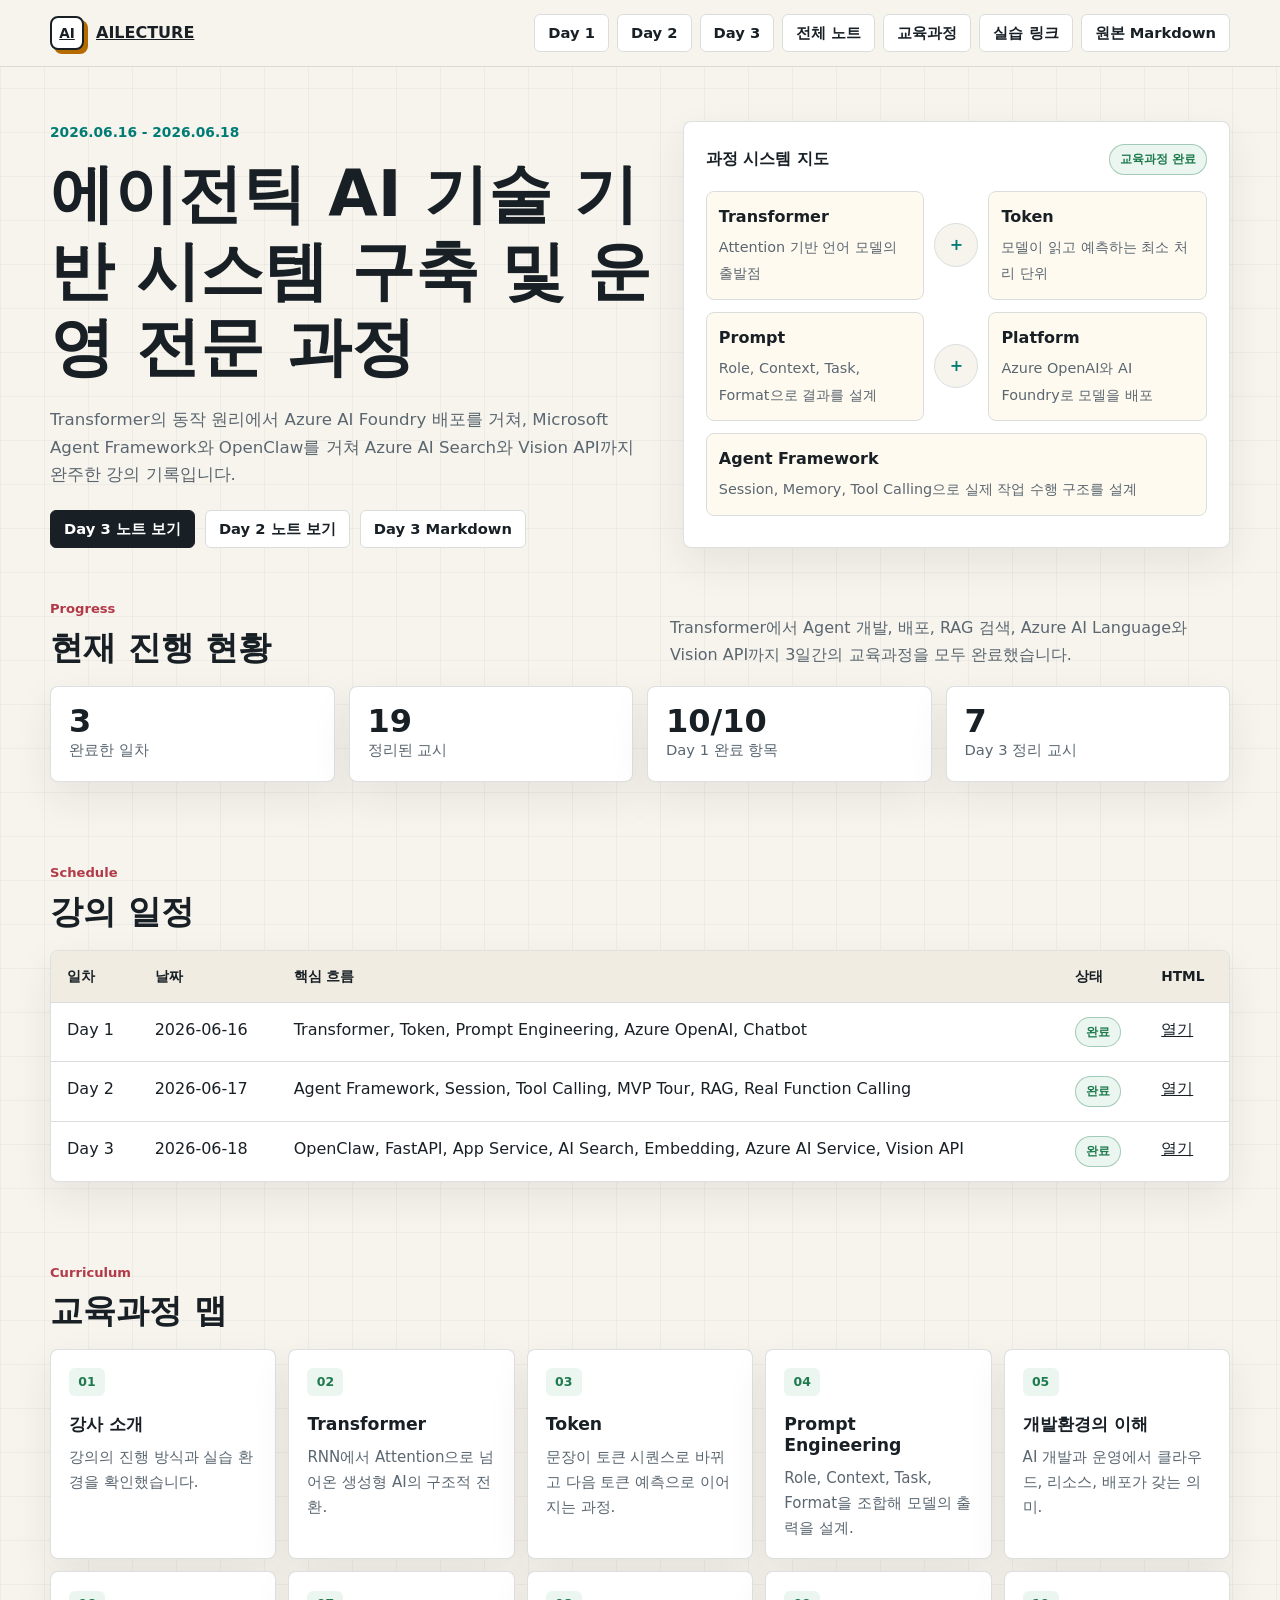
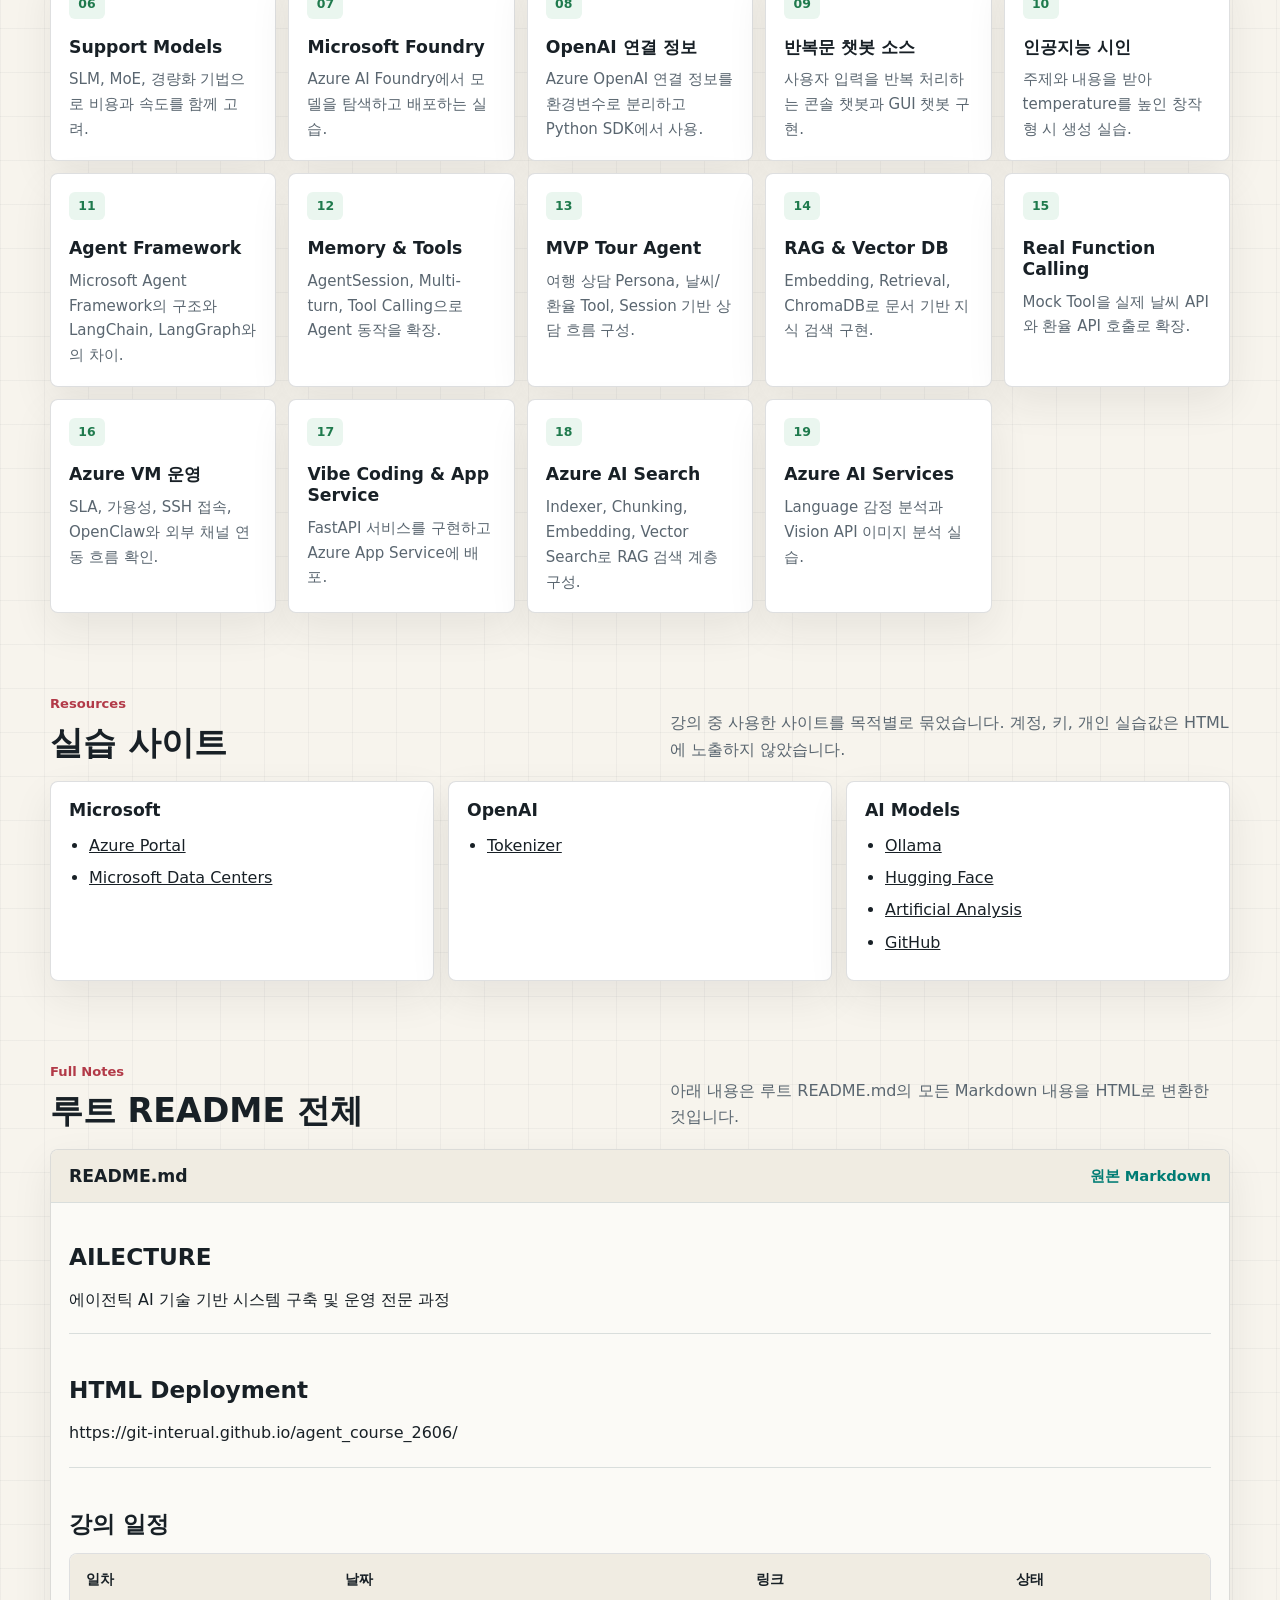
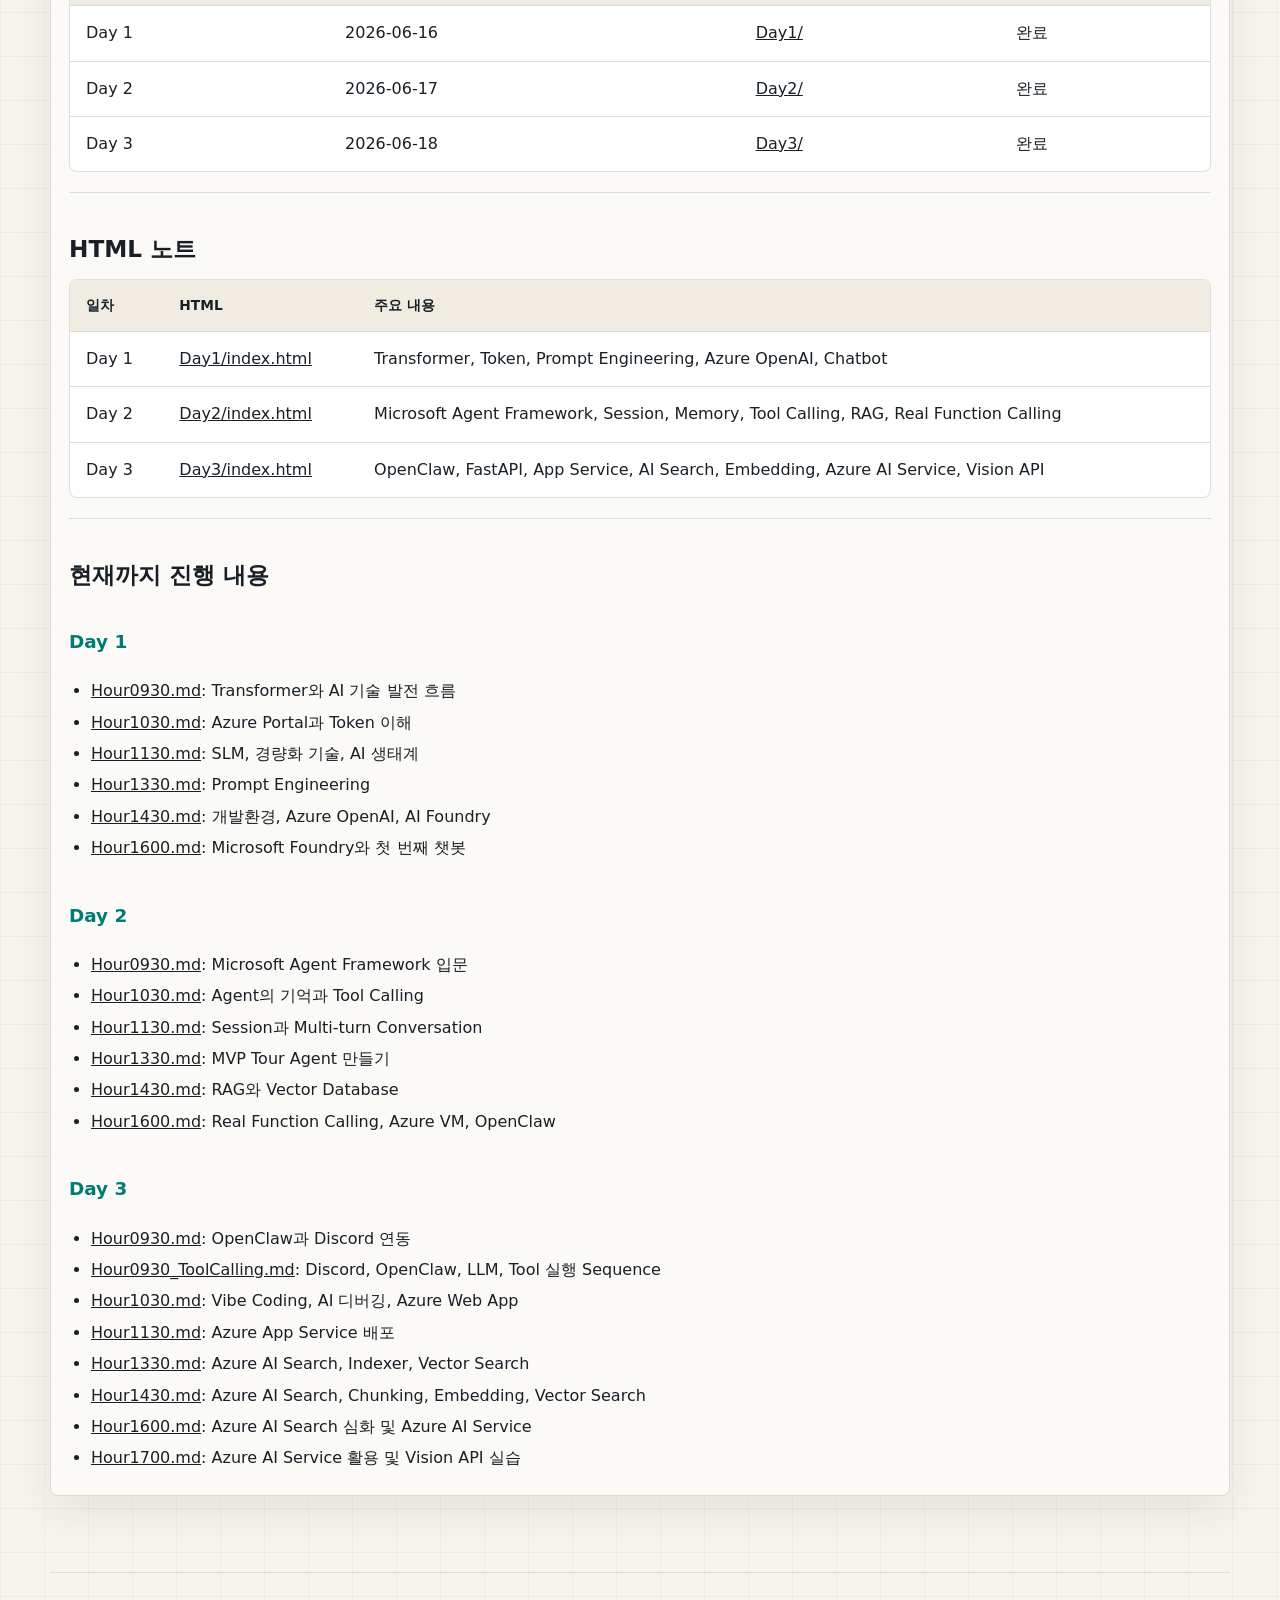
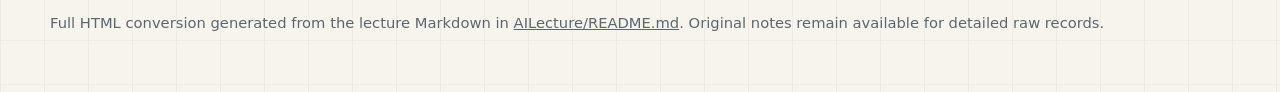
<file: index.html>
<!doctype html>
<html lang="ko">
  <head>
    <meta charset="utf-8" />
    <meta name="viewport" content="width=device-width, initial-scale=1" />
    <title>AILECTURE | Agentic AI Course</title>
    <link rel="stylesheet" href="assets/styles.css?v=full-notes-2" />
  </head>
  <body>
    <header class="topbar">
      <div class="page-shell topbar-inner">
        <a class="brand" href="index.html" aria-label="AILECTURE 홈">
          <span class="brand-mark">AI</span>
          <span>AILECTURE</span>
        </a>
        <nav class="nav-links" aria-label="주요 이동">
          <a href="Day1/index.html">Day 1</a>
          <a href="Day2/index.html">Day 2</a>
          <a href="Day3/index.html">Day 3</a>
          <a href="#full-notes">전체 노트</a>
          <a href="#curriculum">교육과정</a>
          <a href="#resources">실습 링크</a>
          <a href="README.md">원본 Markdown</a>
        </nav>
      </div>
    </header>

    <main class="page-shell">
      <section class="hero" aria-labelledby="page-title">
        <div class="hero-copy">
          <p class="eyebrow">2026.06.16 - 2026.06.18</p>
          <h1 id="page-title">에이전틱 AI 기술 기반 시스템 구축 및 운영 전문 과정</h1>
          <p class="lead">
            Transformer의 동작 원리에서 Azure AI Foundry 배포를 거쳐,
            Microsoft Agent Framework와 OpenClaw를 거쳐 Azure AI Search와 Vision API까지 완주한 강의 기록입니다.
          </p>
          <div class="button-row">
            <a class="button-link primary" href="Day3/index.html">Day 3 노트 보기</a>
            <a class="button-link" href="Day2/index.html">Day 2 노트 보기</a>
            <a class="button-link" href="Day3/README.md">Day 3 Markdown</a>
          </div>
        </div>

        <aside class="hero-panel" aria-labelledby="map-title">
          <div class="panel-title">
            <span id="map-title">과정 시스템 지도</span>
            <span class="status-chip">교육과정 완료</span>
          </div>
          <div class="system-map">
            <div class="map-row">
              <div class="map-node">
                <strong>Transformer</strong>
                <span>Attention 기반 언어 모델의 출발점</span>
              </div>
              <div class="map-arrow">+</div>
              <div class="map-node">
                <strong>Token</strong>
                <span>모델이 읽고 예측하는 최소 처리 단위</span>
              </div>
            </div>
            <div class="map-row">
              <div class="map-node">
                <strong>Prompt</strong>
                <span>Role, Context, Task, Format으로 결과를 설계</span>
              </div>
              <div class="map-arrow">+</div>
              <div class="map-node">
                <strong>Platform</strong>
                <span>Azure OpenAI와 AI Foundry로 모델을 배포</span>
              </div>
            </div>
            <div class="map-node">
              <strong>Agent Framework</strong>
              <span>Session, Memory, Tool Calling으로 실제 작업 수행 구조를 설계</span>
            </div>
          </div>
        </aside>
      </section>

      <section class="section compact" aria-labelledby="stats-title">
        <div class="section-header">
          <div>
            <p class="section-kicker">Progress</p>
            <h2 id="stats-title">현재 진행 현황</h2>
          </div>
          <p class="section-note">
            Transformer에서 Agent 개발, 배포, RAG 검색, Azure AI Language와 Vision API까지
            3일간의 교육과정을 모두 완료했습니다.
          </p>
        </div>
        <div class="metrics">
          <div class="metric">
            <b>3</b>
            <span>완료한 일차</span>
          </div>
          <div class="metric">
            <b>19</b>
            <span>정리된 교시</span>
          </div>
          <div class="metric">
            <b>10/10</b>
            <span>Day 1 완료 항목</span>
          </div>
          <div class="metric">
            <b>7</b>
            <span>Day 3 정리 교시</span>
          </div>
        </div>
      </section>

      <section class="section" aria-labelledby="schedule-title">
        <div class="section-header">
          <div>
            <p class="section-kicker">Schedule</p>
            <h2 id="schedule-title">강의 일정</h2>
          </div>
        </div>
        <div class="table-wrap">
          <table>
            <thead>
              <tr>
                <th>일차</th>
                <th>날짜</th>
                <th>핵심 흐름</th>
                <th>상태</th>
                <th>HTML</th>
              </tr>
            </thead>
            <tbody>
              <tr>
                <td>Day 1</td>
                <td>2026-06-16</td>
                <td>Transformer, Token, Prompt Engineering, Azure OpenAI, Chatbot</td>
                <td><span class="status-chip">완료</span></td>
                <td><a href="Day1/index.html">열기</a></td>
              </tr>
              <tr>
                <td>Day 2</td>
                <td>2026-06-17</td>
                <td>Agent Framework, Session, Tool Calling, MVP Tour, RAG, Real Function Calling</td>
                <td><span class="status-chip">완료</span></td>
                <td><a href="Day2/index.html">열기</a></td>
              </tr>
              <tr>
                <td>Day 3</td>
                <td>2026-06-18</td>
                <td>OpenClaw, FastAPI, App Service, AI Search, Embedding, Azure AI Service, Vision API</td>
                <td><span class="status-chip">완료</span></td>
                <td><a href="Day3/index.html">열기</a></td>
              </tr>
            </tbody>
          </table>
        </div>
      </section>

      <section class="section" id="curriculum" aria-labelledby="curriculum-title">
        <div class="section-header">
          <div>
            <p class="section-kicker">Curriculum</p>
            <h2 id="curriculum-title">교육과정 맵</h2>
          </div>
        </div>
        <div class="curriculum-grid">
          <article class="content-card complete">
            <h3>강사 소개</h3>
            <p>강의의 진행 방식과 실습 환경을 확인했습니다.</p>
          </article>
          <article class="content-card complete">
            <h3>Transformer</h3>
            <p>RNN에서 Attention으로 넘어온 생성형 AI의 구조적 전환.</p>
          </article>
          <article class="content-card complete">
            <h3>Token</h3>
            <p>문장이 토큰 시퀀스로 바뀌고 다음 토큰 예측으로 이어지는 과정.</p>
          </article>
          <article class="content-card complete">
            <h3>Prompt Engineering</h3>
            <p>Role, Context, Task, Format을 조합해 모델의 출력을 설계.</p>
          </article>
          <article class="content-card complete">
            <h3>개발환경의 이해</h3>
            <p>AI 개발과 운영에서 클라우드, 리소스, 배포가 갖는 의미.</p>
          </article>
          <article class="content-card complete">
            <h3>Support Models</h3>
            <p>SLM, MoE, 경량화 기법으로 비용과 속도를 함께 고려.</p>
          </article>
          <article class="content-card complete">
            <h3>Microsoft Foundry</h3>
            <p>Azure AI Foundry에서 모델을 탐색하고 배포하는 실습.</p>
          </article>
          <article class="content-card complete">
            <h3>OpenAI 연결 정보</h3>
            <p>Azure OpenAI 연결 정보를 환경변수로 분리하고 Python SDK에서 사용.</p>
          </article>
          <article class="content-card complete">
            <h3>반복문 챗봇 소스</h3>
            <p>사용자 입력을 반복 처리하는 콘솔 챗봇과 GUI 챗봇 구현.</p>
          </article>
          <article class="content-card complete">
            <h3>인공지능 시인</h3>
            <p>주제와 내용을 받아 temperature를 높인 창작형 시 생성 실습.</p>
          </article>
          <article class="content-card complete">
            <h3>Agent Framework</h3>
            <p>Microsoft Agent Framework의 구조와 LangChain, LangGraph와의 차이.</p>
          </article>
          <article class="content-card complete">
            <h3>Memory &amp; Tools</h3>
            <p>AgentSession, Multi-turn, Tool Calling으로 Agent 동작을 확장.</p>
          </article>
          <article class="content-card complete">
            <h3>MVP Tour Agent</h3>
            <p>여행 상담 Persona, 날씨/환율 Tool, Session 기반 상담 흐름 구성.</p>
          </article>
          <article class="content-card complete">
            <h3>RAG &amp; Vector DB</h3>
            <p>Embedding, Retrieval, ChromaDB로 문서 기반 지식 검색 구현.</p>
          </article>
          <article class="content-card complete">
            <h3>Real Function Calling</h3>
            <p>Mock Tool을 실제 날씨 API와 환율 API 호출로 확장.</p>
          </article>
          <article class="content-card complete">
            <h3>Azure VM 운영</h3>
            <p>SLA, 가용성, SSH 접속, OpenClaw와 외부 채널 연동 흐름 확인.</p>
          </article>
          <article class="content-card complete">
            <h3>Vibe Coding &amp; App Service</h3>
            <p>FastAPI 서비스를 구현하고 Azure App Service에 배포.</p>
          </article>
          <article class="content-card complete">
            <h3>Azure AI Search</h3>
            <p>Indexer, Chunking, Embedding, Vector Search로 RAG 검색 계층 구성.</p>
          </article>
          <article class="content-card complete">
            <h3>Azure AI Services</h3>
            <p>Language 감정 분석과 Vision API 이미지 분석 실습.</p>
          </article>
        </div>
      </section>

      <section class="section" id="resources" aria-labelledby="resources-title">
        <div class="section-header">
          <div>
            <p class="section-kicker">Resources</p>
            <h2 id="resources-title">실습 사이트</h2>
          </div>
          <p class="section-note">
            강의 중 사용한 사이트를 목적별로 묶었습니다. 계정, 키, 개인 실습값은
            HTML에 노출하지 않았습니다.
          </p>
        </div>
        <div class="link-grid">
          <article class="link-panel">
            <h3>Microsoft</h3>
            <ul>
              <li><a href="https://portal.azure.com/">Azure Portal</a></li>
              <li><a href="https://datacenters.microsoft.com/">Microsoft Data Centers</a></li>
            </ul>
          </article>
          <article class="link-panel">
            <h3>OpenAI</h3>
            <ul>
              <li><a href="https://platform.openai.com/tokenizer">Tokenizer</a></li>
            </ul>
          </article>
          <article class="link-panel">
            <h3>AI Models</h3>
            <ul>
              <li><a href="https://ollama.com/">Ollama</a></li>
              <li><a href="https://huggingface.co/">Hugging Face</a></li>
              <li><a href="https://artificialanalysis.ai/">Artificial Analysis</a></li>
              <li><a href="https://github.com/">GitHub</a></li>
            </ul>
          </article>
        </div>
      </section>
      <!-- full-notes:start -->
      <section class="section" id="full-notes" aria-labelledby="full-notes-title">
        <div class="section-header">
          <div>
            <p class="section-kicker">Full Notes</p>
            <h2 id="full-notes-title">루트 README 전체</h2>
          </div>
          <p class="section-note">아래 내용은 루트 README.md의 모든 Markdown 내용을 HTML로 변환한 것입니다.</p>
        </div>
        <div class="full-notes">
          <article class="source-panel markdown-source" id="full-readme-md">
            <div class="markdown-source-header">
              <h3>README.md</h3>
              <a href="README.md">원본 Markdown</a>
            </div>
            <div class="markdown-content">
              <h3>AILECTURE</h3>
              <p>에이전틱 AI 기술 기반 시스템 구축 및 운영 전문 과정</p>
              <hr />
              <h3>HTML Deployment</h3>
              <p>https://git-interual.github.io/agent_course_2606/</p>
              <hr />
              <h3>강의 일정</h3>
              <div class="table-wrap"><table>
              <thead><tr><th>일차</th><th>날짜</th><th>링크</th><th>상태</th></tr></thead>
              <tbody>
              <tr><td>Day 1</td><td>2026-06-16</td><td><a href="Day1/README.md">Day1/</a></td><td>완료</td></tr>
              <tr><td>Day 2</td><td>2026-06-17</td><td><a href="Day2/README.md">Day2/</a></td><td>완료</td></tr>
              <tr><td>Day 3</td><td>2026-06-18</td><td><a href="Day3/README.md">Day3/</a></td><td>완료</td></tr>
              </tbody></table></div>
              <hr />
              <h3>HTML 노트</h3>
              <div class="table-wrap"><table>
              <thead><tr><th>일차</th><th>HTML</th><th>주요 내용</th></tr></thead>
              <tbody>
              <tr><td>Day 1</td><td><a href="Day1/index.html">Day1/index.html</a></td><td>Transformer, Token, Prompt Engineering, Azure OpenAI, Chatbot</td></tr>
              <tr><td>Day 2</td><td><a href="Day2/index.html">Day2/index.html</a></td><td>Microsoft Agent Framework, Session, Memory, Tool Calling, RAG, Real Function Calling</td></tr>
              <tr><td>Day 3</td><td><a href="Day3/index.html">Day3/index.html</a></td><td>OpenClaw, FastAPI, App Service, AI Search, Embedding, Azure AI Service, Vision API</td></tr>
              </tbody></table></div>
              <hr />
              <h3>현재까지 진행 내용</h3>
              <h4>Day 1</h4>
              <ul><li><a href="Day1/Hour0930.md">Hour0930.md</a>: Transformer와 AI 기술 발전 흐름</li><li><a href="Day1/Hour1030.md">Hour1030.md</a>: Azure Portal과 Token 이해</li><li><a href="Day1/Hour1130.md">Hour1130.md</a>: SLM, 경량화 기술, AI 생태계</li><li><a href="Day1/Hour1330.md">Hour1330.md</a>: Prompt Engineering</li><li><a href="Day1/Hour1430.md">Hour1430.md</a>: 개발환경, Azure OpenAI, AI Foundry</li><li><a href="Day1/Hour1600.md">Hour1600.md</a>: Microsoft Foundry와 첫 번째 챗봇</li></ul>
              <h4>Day 2</h4>
              <ul><li><a href="Day2/Hour0930.md">Hour0930.md</a>: Microsoft Agent Framework 입문</li><li><a href="Day2/Hour1030.md">Hour1030.md</a>: Agent의 기억과 Tool Calling</li><li><a href="Day2/Hour1130.md">Hour1130.md</a>: Session과 Multi-turn Conversation</li><li><a href="Day2/Hour1330.md">Hour1330.md</a>: MVP Tour Agent 만들기</li><li><a href="Day2/Hour1430.md">Hour1430.md</a>: RAG와 Vector Database</li><li><a href="Day2/Hour1600.md">Hour1600.md</a>: Real Function Calling, Azure VM, OpenClaw</li></ul>
              <h4>Day 3</h4>
              <ul><li><a href="Day3/Hour0930.md">Hour0930.md</a>: OpenClaw과 Discord 연동</li><li><a href="Day3/Hour0930_ToolCalling.md">Hour0930_ToolCalling.md</a>: Discord, OpenClaw, LLM, Tool 실행 Sequence</li><li><a href="Day3/Hour1030.md">Hour1030.md</a>: Vibe Coding, AI 디버깅, Azure Web App</li><li><a href="Day3/Hour1130.md">Hour1130.md</a>: Azure App Service 배포</li><li><a href="Day3/Hour1330.md">Hour1330.md</a>: Azure AI Search, Indexer, Vector Search</li><li><a href="Day3/Hour1430.md">Hour1430.md</a>: Azure AI Search, Chunking, Embedding, Vector Search</li><li><a href="Day3/Hour1600.md">Hour1600.md</a>: Azure AI Search 심화 및 Azure AI Service</li><li><a href="Day3/Hour1700.md">Hour1700.md</a>: Azure AI Service 활용 및 Vision API 실습</li></ul>
            </div>
          </article>
        </div>
      </section>
      <!-- full-notes:end -->
    </main>

    <footer class="page-shell footer">
      <p>
        Full HTML conversion generated from the lecture Markdown in
        <a href="README.md">AILecture/README.md</a>. Original notes remain
        available for detailed raw records.
      </p>
    </footer>
  </body>
</html>
</file>
<file: assets/styles.css>
:root {
  --paper: #f7f4ed;
  --surface: #ffffff;
  --surface-strong: #fffaf0;
  --ink: #182026;
  --muted: #5a6670;
  --line: #d9dedc;
  --teal: #007c74;
  --green: #1f7a4d;
  --amber: #b66b00;
  --rose: #b23a48;
  --violet: #6953a8;
  --blue: #2f67b1;
  --shadow: 0 16px 40px rgba(33, 38, 43, 0.08);
  font-family:
    Inter, Pretendard, "Noto Sans KR", "Apple SD Gothic Neo", system-ui,
    -apple-system, BlinkMacSystemFont, "Segoe UI", sans-serif;
}

* {
  box-sizing: border-box;
}

html {
  scroll-behavior: smooth;
}

body {
  margin: 0;
  background:
    linear-gradient(90deg, rgba(24, 32, 38, 0.04) 1px, transparent 1px),
    linear-gradient(180deg, rgba(24, 32, 38, 0.04) 1px, transparent 1px),
    var(--paper);
  background-size: 44px 44px;
  color: var(--ink);
  line-height: 1.65;
}

a {
  color: inherit;
}

.page-shell {
  width: min(1180px, calc(100% - 32px));
  margin: 0 auto;
}

.topbar {
  position: sticky;
  top: 0;
  z-index: 20;
  border-bottom: 1px solid rgba(24, 32, 38, 0.12);
  background: rgba(247, 244, 237, 0.92);
  backdrop-filter: blur(18px);
}

.topbar-inner {
  display: flex;
  min-height: 66px;
  align-items: center;
  justify-content: space-between;
  gap: 20px;
}

.brand {
  display: flex;
  align-items: center;
  gap: 12px;
  font-weight: 800;
}

.brand-mark {
  display: grid;
  width: 34px;
  height: 34px;
  place-items: center;
  border: 2px solid var(--ink);
  border-radius: 8px;
  background: var(--surface);
  box-shadow: 4px 4px 0 var(--amber);
  font-size: 0.85rem;
}

.nav-links {
  display: flex;
  flex-wrap: wrap;
  justify-content: flex-end;
  gap: 8px;
}

.nav-links a,
.button-link {
  display: inline-flex;
  min-height: 38px;
  align-items: center;
  justify-content: center;
  border: 1px solid var(--line);
  border-radius: 6px;
  background: var(--surface);
  padding: 0 13px;
  color: var(--ink);
  font-size: 0.92rem;
  font-weight: 700;
  text-decoration: none;
}

.nav-links a:hover,
.button-link:hover {
  border-color: var(--ink);
  box-shadow: 3px 3px 0 rgba(24, 32, 38, 0.16);
}

.button-link.primary {
  border-color: var(--ink);
  background: var(--ink);
  color: var(--surface);
}

.button-row {
  display: flex;
  flex-wrap: wrap;
  gap: 10px;
  margin-top: 22px;
}

.hero {
  display: grid;
  grid-template-columns: minmax(0, 1.05fr) minmax(320px, 0.95fr);
  gap: 28px;
  align-items: stretch;
  padding: 54px 0 28px;
}

.hero-copy {
  align-self: center;
}

.eyebrow {
  margin: 0 0 12px;
  color: var(--teal);
  font-size: 0.86rem;
  font-weight: 900;
}

h1,
h2,
h3 {
  line-height: 1.2;
}

h1 {
  margin: 0;
  max-width: 780px;
  font-size: clamp(2.2rem, 5vw, 5rem);
  letter-spacing: 0;
}

.lead {
  max-width: 720px;
  margin: 20px 0 0;
  color: var(--muted);
  font-size: clamp(1.02rem, 1.3vw, 1.2rem);
}

.hero-panel,
.content-card,
.timeline-item,
.metric,
.callout,
.table-wrap,
.link-panel,
.concept-card,
.hour-card,
.source-panel {
  border: 1px solid rgba(24, 32, 38, 0.14);
  border-radius: 8px;
  background: var(--surface);
  box-shadow: var(--shadow);
}

.hero-panel {
  position: relative;
  overflow: hidden;
  padding: 22px;
}

.panel-title {
  display: flex;
  align-items: center;
  justify-content: space-between;
  gap: 12px;
  margin-bottom: 16px;
  font-weight: 900;
}

.status-chip {
  display: inline-flex;
  align-items: center;
  border: 1px solid rgba(31, 122, 77, 0.35);
  border-radius: 999px;
  background: #eaf6ef;
  padding: 4px 10px;
  color: var(--green);
  font-size: 0.78rem;
  font-weight: 900;
}

.status-chip.pending {
  border-color: rgba(182, 107, 0, 0.38);
  background: #fff3df;
  color: var(--amber);
}

.system-map {
  display: grid;
  gap: 12px;
}

.map-row {
  display: grid;
  grid-template-columns: 1fr 44px 1fr;
  gap: 10px;
  align-items: center;
}

.map-node {
  min-height: 76px;
  border: 1px solid var(--line);
  border-radius: 8px;
  background: var(--surface-strong);
  padding: 12px;
}

.map-node strong {
  display: block;
  margin-bottom: 4px;
}

.map-node span {
  color: var(--muted);
  font-size: 0.9rem;
}

.map-arrow {
  display: grid;
  width: 44px;
  height: 44px;
  place-items: center;
  border: 1px solid var(--line);
  border-radius: 50%;
  background: var(--paper);
  color: var(--teal);
  font-weight: 900;
}

.section {
  padding: 40px 0;
}

.section.compact {
  padding-top: 22px;
}

.section-header {
  display: flex;
  align-items: end;
  justify-content: space-between;
  gap: 20px;
  margin-bottom: 18px;
}

.section-kicker {
  margin: 0 0 8px;
  color: var(--rose);
  font-size: 0.82rem;
  font-weight: 900;
}

h2 {
  margin: 0;
  font-size: clamp(1.6rem, 2.6vw, 2.5rem);
}

h3 {
  margin: 0 0 10px;
  font-size: 1.08rem;
}

.section-note {
  max-width: 560px;
  margin: 8px 0 0;
  color: var(--muted);
}

.metrics {
  display: grid;
  grid-template-columns: repeat(4, 1fr);
  gap: 14px;
}

.metric {
  padding: 18px;
}

.metric b {
  display: block;
  font-size: 2rem;
  line-height: 1;
}

.metric span {
  color: var(--muted);
  font-size: 0.92rem;
}

.timeline {
  display: grid;
  gap: 12px;
}

.timeline-item {
  display: grid;
  grid-template-columns: 110px minmax(0, 1fr) auto;
  gap: 18px;
  align-items: center;
  padding: 18px;
}

.timeline-time {
  color: var(--teal);
  font-size: 1.18rem;
  font-weight: 900;
}

.timeline-item p {
  margin: 0;
  color: var(--muted);
}

.progress-rail {
  overflow: hidden;
  height: 12px;
  border: 1px solid rgba(24, 32, 38, 0.18);
  border-radius: 999px;
  background: #eee7d9;
}

.progress-fill {
  width: var(--progress, 50%);
  height: 100%;
  background: linear-gradient(90deg, var(--green), var(--teal), var(--amber));
}

.curriculum-grid {
  display: grid;
  grid-template-columns: repeat(5, 1fr);
  gap: 12px;
  counter-reset: curriculum;
}

.content-card {
  position: relative;
  min-height: 150px;
  padding: 18px;
}

.content-card::before {
  counter-increment: curriculum;
  content: counter(curriculum, decimal-leading-zero);
  display: inline-flex;
  width: 36px;
  height: 28px;
  align-items: center;
  justify-content: center;
  border-radius: 6px;
  background: #f0ece2;
  color: var(--muted);
  font-size: 0.78rem;
  font-weight: 900;
}

.content-card.complete::before {
  background: #eaf6ef;
  color: var(--green);
}

.content-card.pending::before {
  background: #fff3df;
  color: var(--amber);
}

.content-card h3 {
  margin-top: 18px;
}

.content-card p {
  margin: 0;
  color: var(--muted);
  font-size: 0.94rem;
}

.table-wrap {
  overflow: auto;
}

table {
  width: 100%;
  border-collapse: collapse;
  min-width: 680px;
}

th,
td {
  border-bottom: 1px solid var(--line);
  padding: 14px 16px;
  text-align: left;
  vertical-align: top;
}

th {
  background: #f0ece2;
  font-size: 0.86rem;
  text-transform: uppercase;
}

tr:last-child td {
  border-bottom: 0;
}

.link-grid {
  display: grid;
  grid-template-columns: repeat(3, 1fr);
  gap: 14px;
}

.link-panel {
  padding: 18px;
}

.link-panel ul,
.hour-card ul,
.source-panel ul {
  margin: 12px 0 0;
  padding-left: 20px;
}

.link-panel li,
.hour-card li,
.source-panel li {
  margin: 6px 0;
}

.quote-band {
  display: grid;
  grid-template-columns: 0.8fr 1.2fr;
  gap: 18px;
  align-items: center;
  border: 1px solid rgba(24, 32, 38, 0.14);
  border-radius: 8px;
  background: #182026;
  padding: 26px;
  color: var(--surface);
}

.quote-band p {
  margin: 0;
}

.quote-band .formula {
  display: flex;
  flex-wrap: wrap;
  gap: 8px;
}

.formula span {
  border: 1px solid rgba(255, 255, 255, 0.28);
  border-radius: 6px;
  padding: 8px 10px;
  background: rgba(255, 255, 255, 0.08);
  font-weight: 800;
}

.two-column {
  display: grid;
  grid-template-columns: minmax(0, 0.92fr) minmax(320px, 1.08fr);
  gap: 22px;
}

.concept-grid,
.hour-grid {
  display: grid;
  grid-template-columns: repeat(2, minmax(0, 1fr));
  gap: 14px;
}

.concept-card,
.hour-card,
.source-panel {
  padding: 18px;
}

.accent-teal {
  border-top: 5px solid var(--teal);
}

.accent-amber {
  border-top: 5px solid var(--amber);
}

.accent-rose {
  border-top: 5px solid var(--rose);
}

.accent-violet {
  border-top: 5px solid var(--violet);
}

.accent-blue {
  border-top: 5px solid var(--blue);
}

.diagram {
  display: grid;
  gap: 10px;
  margin-top: 14px;
}

.flow {
  display: flex;
  flex-wrap: wrap;
  gap: 8px;
  align-items: center;
}

.flow span {
  border: 1px solid var(--line);
  border-radius: 6px;
  background: var(--surface-strong);
  padding: 8px 10px;
  font-weight: 800;
}

.flow b {
  color: var(--teal);
}

.split-note {
  display: grid;
  grid-template-columns: repeat(2, minmax(0, 1fr));
  gap: 12px;
}

.note-box {
  border: 1px solid var(--line);
  border-radius: 8px;
  background: #fbfaf6;
  padding: 14px;
}

.note-box strong {
  display: block;
  margin-bottom: 6px;
}

.note-box p {
  margin: 0;
  color: var(--muted);
}

.callout {
  padding: 20px;
  background: #fffaf0;
}

.callout strong {
  color: var(--rose);
}

.source-panel {
  background: #fbfaf6;
}

.full-notes {
  display: grid;
  gap: 18px;
  min-width: 0;
}

.markdown-source {
  overflow: hidden;
  min-width: 0;
}

.markdown-source-header {
  display: flex;
  align-items: center;
  justify-content: space-between;
  gap: 16px;
  border-bottom: 1px solid var(--line);
  margin: -18px -18px 18px;
  background: #f0ece2;
  padding: 14px 18px;
}

.markdown-source-header h3 {
  margin: 0;
}

.markdown-source-header a {
  color: var(--teal);
  font-size: 0.92rem;
  font-weight: 800;
  text-decoration: none;
}

.markdown-content {
  display: grid;
  grid-template-columns: minmax(0, 1fr);
  gap: 12px;
  min-width: 0;
}

.markdown-content h3,
.markdown-content h4,
.markdown-content h5,
.markdown-content h6 {
  margin: 22px 0 4px;
}

.markdown-content h3 {
  font-size: 1.45rem;
}

.markdown-content h4 {
  color: var(--teal);
  font-size: 1.15rem;
}

.markdown-content p {
  margin: 0;
}

.markdown-content ul,
.markdown-content ol {
  margin: 0;
  padding-left: 22px;
}

.markdown-content li {
  margin: 5px 0;
}

.markdown-content blockquote {
  margin: 0;
  border-left: 4px solid var(--amber);
  background: #fffaf0;
  padding: 12px 14px;
}

.markdown-content pre {
  overflow: auto;
  max-width: 100%;
  border: 1px solid rgba(24, 32, 38, 0.14);
  border-radius: 8px;
  background: #182026;
  padding: 14px;
  color: #fffaf0;
  line-height: 1.55;
}

.markdown-content code {
  border-radius: 5px;
  background: rgba(24, 32, 38, 0.08);
  padding: 2px 5px;
  font-family:
    "SFMono-Regular", Consolas, "Liberation Mono", Menlo, monospace;
  font-size: 0.92em;
}

.markdown-content pre code {
  background: transparent;
  padding: 0;
  color: inherit;
  white-space: pre-wrap;
  overflow-wrap: anywhere;
}

.markdown-content .table-wrap {
  box-shadow: none;
  max-width: 100%;
}

.markdown-content table {
  min-width: 0;
}

.markdown-content th,
.markdown-content td {
  overflow-wrap: anywhere;
}

.markdown-content hr {
  width: 100%;
  border: 0;
  border-top: 1px solid var(--line);
}

.footer {
  margin-top: 36px;
  border-top: 1px solid rgba(24, 32, 38, 0.12);
  padding: 24px 0 42px;
  color: var(--muted);
  font-size: 0.92rem;
}

@media (max-width: 980px) {
  .hero,
  .two-column,
  .quote-band {
    grid-template-columns: 1fr;
  }

  .metrics,
  .curriculum-grid {
    grid-template-columns: repeat(2, 1fr);
  }

  .link-grid,
  .concept-grid,
  .hour-grid {
    grid-template-columns: 1fr;
  }
}

@media (max-width: 720px) {
  .page-shell {
    width: min(calc(100% - 24px), 1180px);
  }

  .topbar-inner,
  .section-header {
    align-items: flex-start;
    flex-direction: column;
  }

  .nav-links {
    justify-content: flex-start;
  }

  .hero {
    padding-top: 34px;
  }

  .map-row {
    grid-template-columns: 1fr;
  }

  .map-arrow {
    width: 100%;
    border-radius: 8px;
  }

  .timeline-item {
    grid-template-columns: 1fr;
  }

  .metrics,
  .curriculum-grid,
  .split-note {
    grid-template-columns: 1fr;
  }
}
</file>
